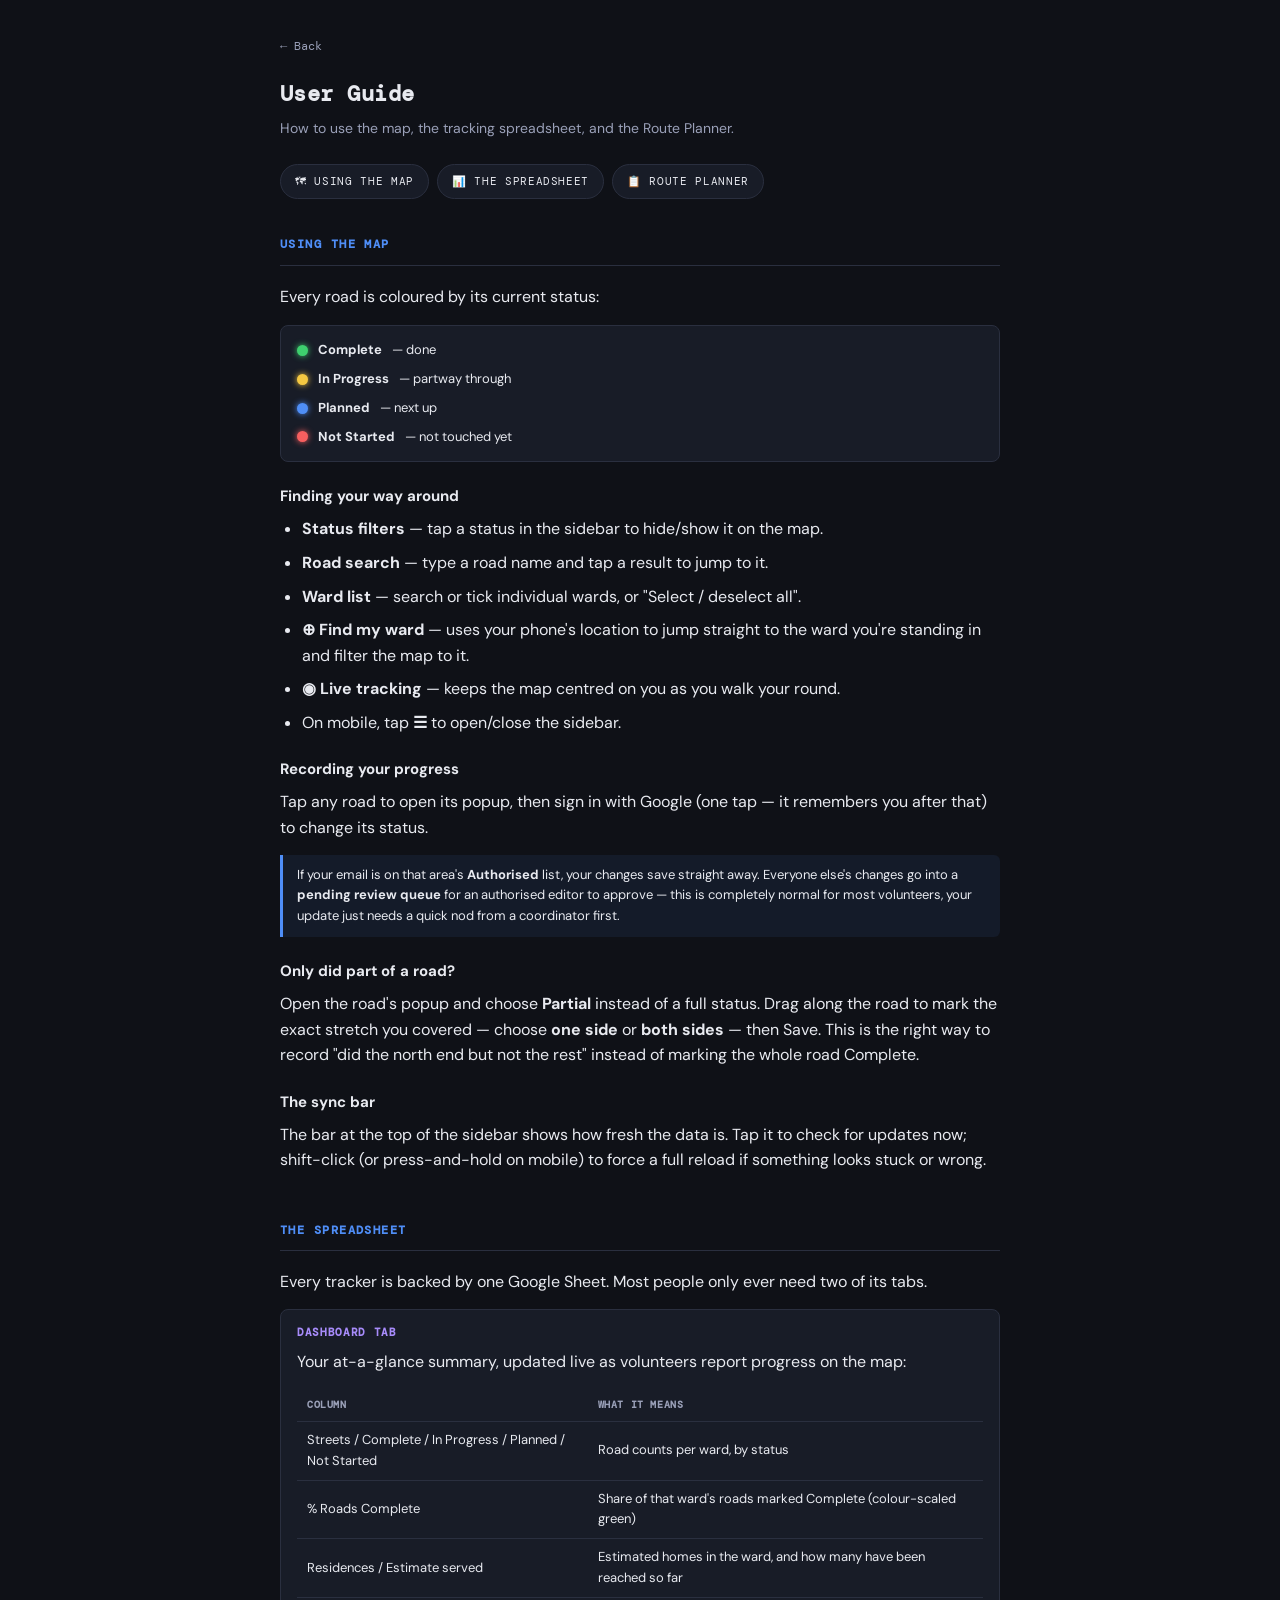
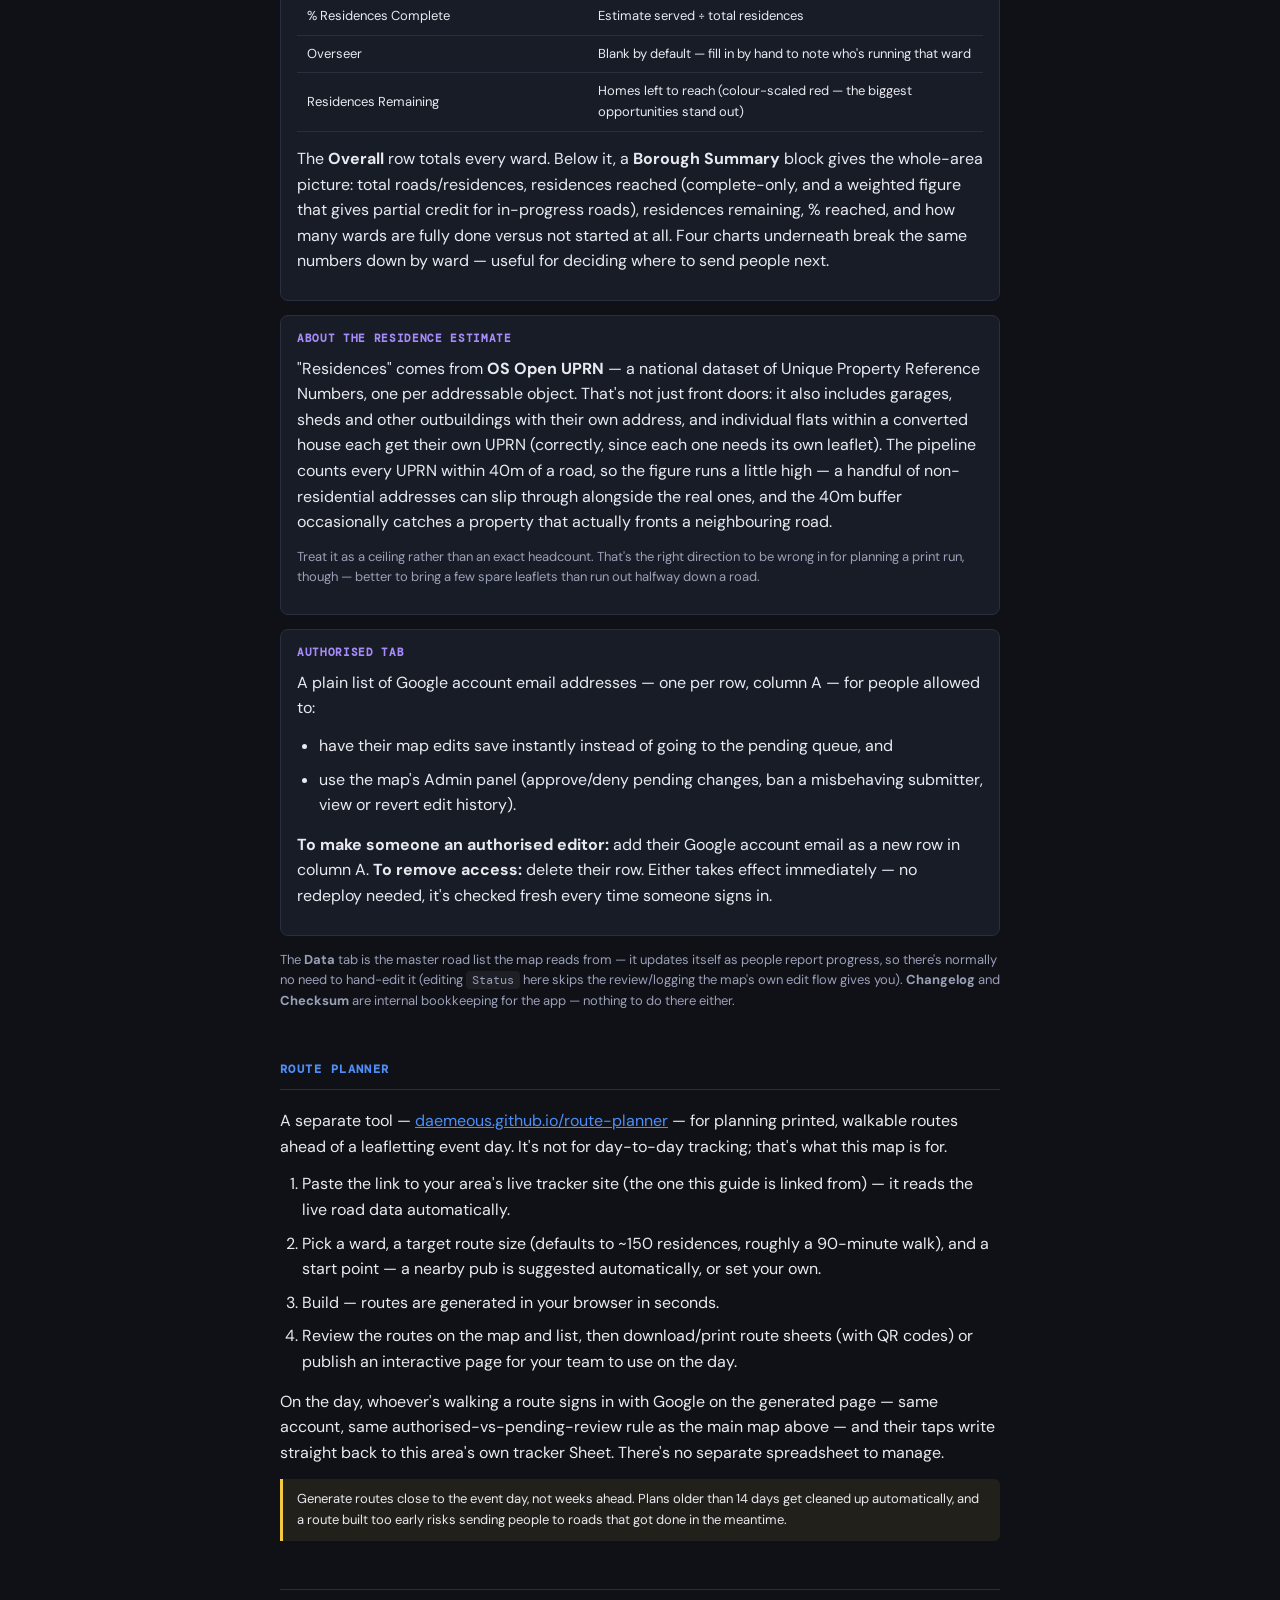
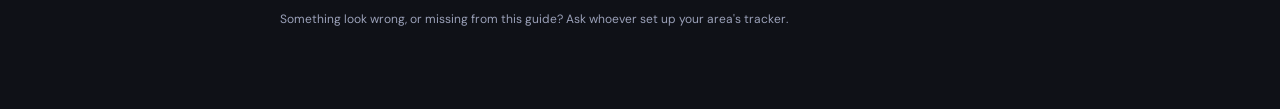
<file: help.html>
<!DOCTYPE html>
<html lang="en">
<head>
<meta charset="UTF-8">
<meta name="viewport" content="width=device-width, initial-scale=1.0">
<title>User Guide — Leafletting Tracker</title>
<link rel="preconnect" href="https://fonts.googleapis.com">
<link href="https://fonts.googleapis.com/css2?family=DM+Mono:wght@400;500&family=DM+Sans:wght@400;500;700&display=swap" rel="stylesheet">
<style>
  *,*::before,*::after{box-sizing:border-box;margin:0;padding:0;}
  :root{
    --bg:#0f1117; --panel:#181c27; --border:#2a2f3f; --text:#e8eaf0; --muted:#9aa0b8;
    --accent:#4f8ef7; --green:#3ecf6e; --yellow:#f5c842; --red:#f75f5f; --purple:#a78bfa;
  }
  html,body{background:var(--bg);color:var(--text);font-family:'DM Sans',sans-serif;line-height:1.6;}
  body{max-width:760px;margin:0 auto;padding:32px 20px 80px;}
  a{color:var(--accent);}
  h1{font-family:'DM Mono',monospace;font-size:22px;letter-spacing:0.02em;margin-bottom:6px;text-wrap:balance;}
  .subtitle{color:var(--muted);font-size:14px;margin-bottom:24px;}
  nav.toc{display:flex;gap:8px;flex-wrap:wrap;margin-bottom:36px;}
  nav.toc a{font-family:'DM Mono',monospace;font-size:11px;letter-spacing:0.06em;text-transform:uppercase;
    padding:8px 14px;border:1px solid var(--border);border-radius:20px;text-decoration:none;color:var(--text);
    background:var(--panel);transition:border-color .15s,color .15s;}
  nav.toc a:hover{border-color:var(--accent);color:var(--accent);}
  section{margin-bottom:48px;scroll-margin-top:20px;}
  h2{font-family:'DM Mono',monospace;font-size:12px;letter-spacing:0.12em;text-transform:uppercase;
    color:var(--accent);border-bottom:1px solid var(--border);padding-bottom:10px;margin-bottom:18px;}
  h3{font-size:15px;font-weight:700;margin:22px 0 8px;}
  p{margin-bottom:12px;color:var(--text);}
  p.muted,li.muted{color:var(--muted);font-size:13px;}
  ul,ol{margin:0 0 14px 22px;}
  li{margin-bottom:8px;}
  code{font-family:'DM Mono',monospace;font-size:0.9em;background:rgba(255,255,255,0.06);
    padding:1px 6px;border-radius:4px;}
  .legend{display:flex;flex-direction:column;gap:8px;margin:16px 0;background:var(--panel);
    border:1px solid var(--border);border-radius:8px;padding:14px 16px;}
  .legend-row{display:flex;align-items:center;gap:10px;font-size:13px;}
  .dot{width:11px;height:11px;border-radius:50%;flex-shrink:0;}
  .dot.green{background:var(--green);box-shadow:0 0 6px var(--green);}
  .dot.yellow{background:var(--yellow);box-shadow:0 0 6px var(--yellow);}
  .dot.blue{background:var(--accent);box-shadow:0 0 6px var(--accent);}
  .dot.red{background:var(--red);box-shadow:0 0 6px var(--red);}
  .card{background:var(--panel);border:1px solid var(--border);border-radius:8px;padding:14px 16px;margin:14px 0;}
  .card h4{font-family:'DM Mono',monospace;font-size:11px;letter-spacing:0.06em;text-transform:uppercase;
    color:var(--purple);margin-bottom:8px;}
  table{width:100%;border-collapse:collapse;margin:14px 0;font-size:13px;}
  th,td{text-align:left;padding:8px 10px;border-bottom:1px solid var(--border);}
  th{font-family:'DM Mono',monospace;font-size:10px;letter-spacing:0.06em;text-transform:uppercase;color:var(--muted);}
  .callout{border-left:3px solid var(--accent);padding:10px 14px;background:rgba(79,142,247,0.08);
    border-radius:0 6px 6px 0;font-size:13px;margin:14px 0;}
  .callout.warn{border-left-color:var(--yellow);background:rgba(245,200,66,0.08);}
  footer{margin-top:40px;padding-top:20px;border-top:1px solid var(--border);color:var(--muted);font-size:12px;}
  .back{display:inline-block;margin-bottom:20px;font-family:'DM Mono',monospace;font-size:12px;color:var(--muted);
    text-decoration:none;}
  .back:hover{color:var(--accent);}
</style>
</head>
<body>

<a class="back" href="javascript:history.length>1?history.back():window.close()">← Back</a>
<h1>User Guide</h1>
<p class="subtitle">How to use the map, the tracking spreadsheet, and the Route Planner.</p>

<nav class="toc">
  <a href="#map">🗺 Using the map</a>
  <a href="#sheet">📊 The spreadsheet</a>
  <a href="#routes">📋 Route Planner</a>
</nav>

<section id="map">
  <h2>Using the map</h2>

  <p>Every road is coloured by its current status:</p>
  <div class="legend">
    <div class="legend-row"><span class="dot green"></span> <strong>Complete</strong> — done</div>
    <div class="legend-row"><span class="dot yellow"></span> <strong>In Progress</strong> — partway through</div>
    <div class="legend-row"><span class="dot blue"></span> <strong>Planned</strong> — next up</div>
    <div class="legend-row"><span class="dot red"></span> <strong>Not Started</strong> — not touched yet</div>
  </div>

  <h3>Finding your way around</h3>
  <ul>
    <li><strong>Status filters</strong> — tap a status in the sidebar to hide/show it on the map.</li>
    <li><strong>Road search</strong> — type a road name and tap a result to jump to it.</li>
    <li><strong>Ward list</strong> — search or tick individual wards, or "Select / deselect all".</li>
    <li><strong>⊕ Find my ward</strong> — uses your phone's location to jump straight to the ward you're standing in and filter the map to it.</li>
    <li><strong>◉ Live tracking</strong> — keeps the map centred on you as you walk your round.</li>
    <li>On mobile, tap <strong>☰</strong> to open/close the sidebar.</li>
  </ul>

  <h3>Recording your progress</h3>
  <p>Tap any road to open its popup, then sign in with Google (one tap — it remembers you after that) to change its status.</p>
  <div class="callout">
    If your email is on that area's <strong>Authorised</strong> list, your changes save straight away. Everyone else's
    changes go into a <strong>pending review queue</strong> for an authorised editor to approve — this is completely
    normal for most volunteers, your update just needs a quick nod from a coordinator first.
  </div>

  <h3>Only did part of a road?</h3>
  <p>Open the road's popup and choose <strong>Partial</strong> instead of a full status. Drag along the road to mark
  the exact stretch you covered — choose <strong>one side</strong> or <strong>both sides</strong> — then Save. This
  is the right way to record "did the north end but not the rest" instead of marking the whole road Complete.</p>

  <h3>The sync bar</h3>
  <p>The bar at the top of the sidebar shows how fresh the data is. Tap it to check for updates now; shift-click
  (or press-and-hold on mobile) to force a full reload if something looks stuck or wrong.</p>
</section>

<section id="sheet">
  <h2>The spreadsheet</h2>
  <p>Every tracker is backed by one Google Sheet. Most people only ever need two of its tabs.</p>

  <div class="card">
    <h4>Dashboard tab</h4>
    <p>Your at-a-glance summary, updated live as volunteers report progress on the map:</p>
    <table>
      <tr><th>Column</th><th>What it means</th></tr>
      <tr><td>Streets / Complete / In Progress / Planned / Not Started</td><td>Road counts per ward, by status</td></tr>
      <tr><td>% Roads Complete</td><td>Share of that ward's roads marked Complete (colour-scaled green)</td></tr>
      <tr><td>Residences / Estimate served</td><td>Estimated homes in the ward, and how many have been reached so far</td></tr>
      <tr><td>% Residences Complete</td><td>Estimate served ÷ total residences</td></tr>
      <tr><td>Overseer</td><td>Blank by default — fill in by hand to note who's running that ward</td></tr>
      <tr><td>Residences Remaining</td><td>Homes left to reach (colour-scaled red — the biggest opportunities stand out)</td></tr>
    </table>
    <p>The <strong>Overall</strong> row totals every ward. Below it, a <strong>Borough Summary</strong> block gives
    the whole-area picture: total roads/residences, residences reached (complete-only, and a weighted figure that
    gives partial credit for in-progress roads), residences remaining, % reached, and how many wards are fully done
    versus not started at all. Four charts underneath break the same numbers down by ward — useful for deciding
    where to send people next.</p>
  </div>

  <div class="card">
    <h4>About the residence estimate</h4>
    <p>"Residences" comes from <strong>OS Open UPRN</strong> — a national dataset of Unique Property Reference
    Numbers, one per addressable object. That's not just front doors: it also includes garages, sheds and other
    outbuildings with their own address, and individual flats within a converted house each get their own UPRN
    (correctly, since each one needs its own leaflet). The pipeline counts every UPRN within 40m of a road, so the
    figure runs a little high — a handful of non-residential addresses can slip through alongside the real ones,
    and the 40m buffer occasionally catches a property that actually fronts a neighbouring road.</p>
    <p class="muted">Treat it as a ceiling rather than an exact headcount. That's the right direction to be wrong in
    for planning a print run, though — better to bring a few spare leaflets than run out halfway down a road.</p>
  </div>

  <div class="card">
    <h4>Authorised tab</h4>
    <p>A plain list of Google account email addresses — one per row, column A — for people allowed to:</p>
    <ul>
      <li>have their map edits save instantly instead of going to the pending queue, and</li>
      <li>use the map's Admin panel (approve/deny pending changes, ban a misbehaving submitter, view or revert edit history).</li>
    </ul>
    <p><strong>To make someone an authorised editor:</strong> add their Google account email as a new row in column A.
    <strong>To remove access:</strong> delete their row. Either takes effect immediately — no redeploy needed, it's
    checked fresh every time someone signs in.</p>
  </div>

  <p class="muted">The <strong>Data</strong> tab is the master road list the map reads from — it updates itself as
  people report progress, so there's normally no need to hand-edit it (editing <code>Status</code> here skips the
  review/logging the map's own edit flow gives you). <strong>Changelog</strong> and <strong>Checksum</strong> are
  internal bookkeeping for the app — nothing to do there either.</p>
</section>

<section id="routes">
  <h2>Route Planner</h2>
  <p>A separate tool — <a href="https://daemeous.github.io/route-planner/" target="_blank" rel="noopener">daemeous.github.io/route-planner</a>
  — for planning printed, walkable routes ahead of a leafletting event day. It's not for day-to-day tracking;
  that's what this map is for.</p>

  <ol>
    <li>Paste the link to your area's live tracker site (the one this guide is linked from) — it reads the live
    road data automatically.</li>
    <li>Pick a ward, a target route size (defaults to ~150 residences, roughly a 90-minute walk), and a start point
    — a nearby pub is suggested automatically, or set your own.</li>
    <li>Build — routes are generated in your browser in seconds.</li>
    <li>Review the routes on the map and list, then download/print route sheets (with QR codes) or publish an
    interactive page for your team to use on the day.</li>
  </ol>

  <p>On the day, whoever's walking a route signs in with Google on the generated page — same account, same
  authorised-vs-pending-review rule as the main map above — and their taps write straight back to this area's own
  tracker Sheet. There's no separate spreadsheet to manage.</p>

  <div class="callout warn">
    Generate routes close to the event day, not weeks ahead. Plans older than 14 days get cleaned up automatically,
    and a route built too early risks sending people to roads that got done in the meantime.
  </div>
</section>

<footer>
  Something look wrong, or missing from this guide? Ask whoever set up your area's tracker.
</footer>

</body>
</html>
</file>
